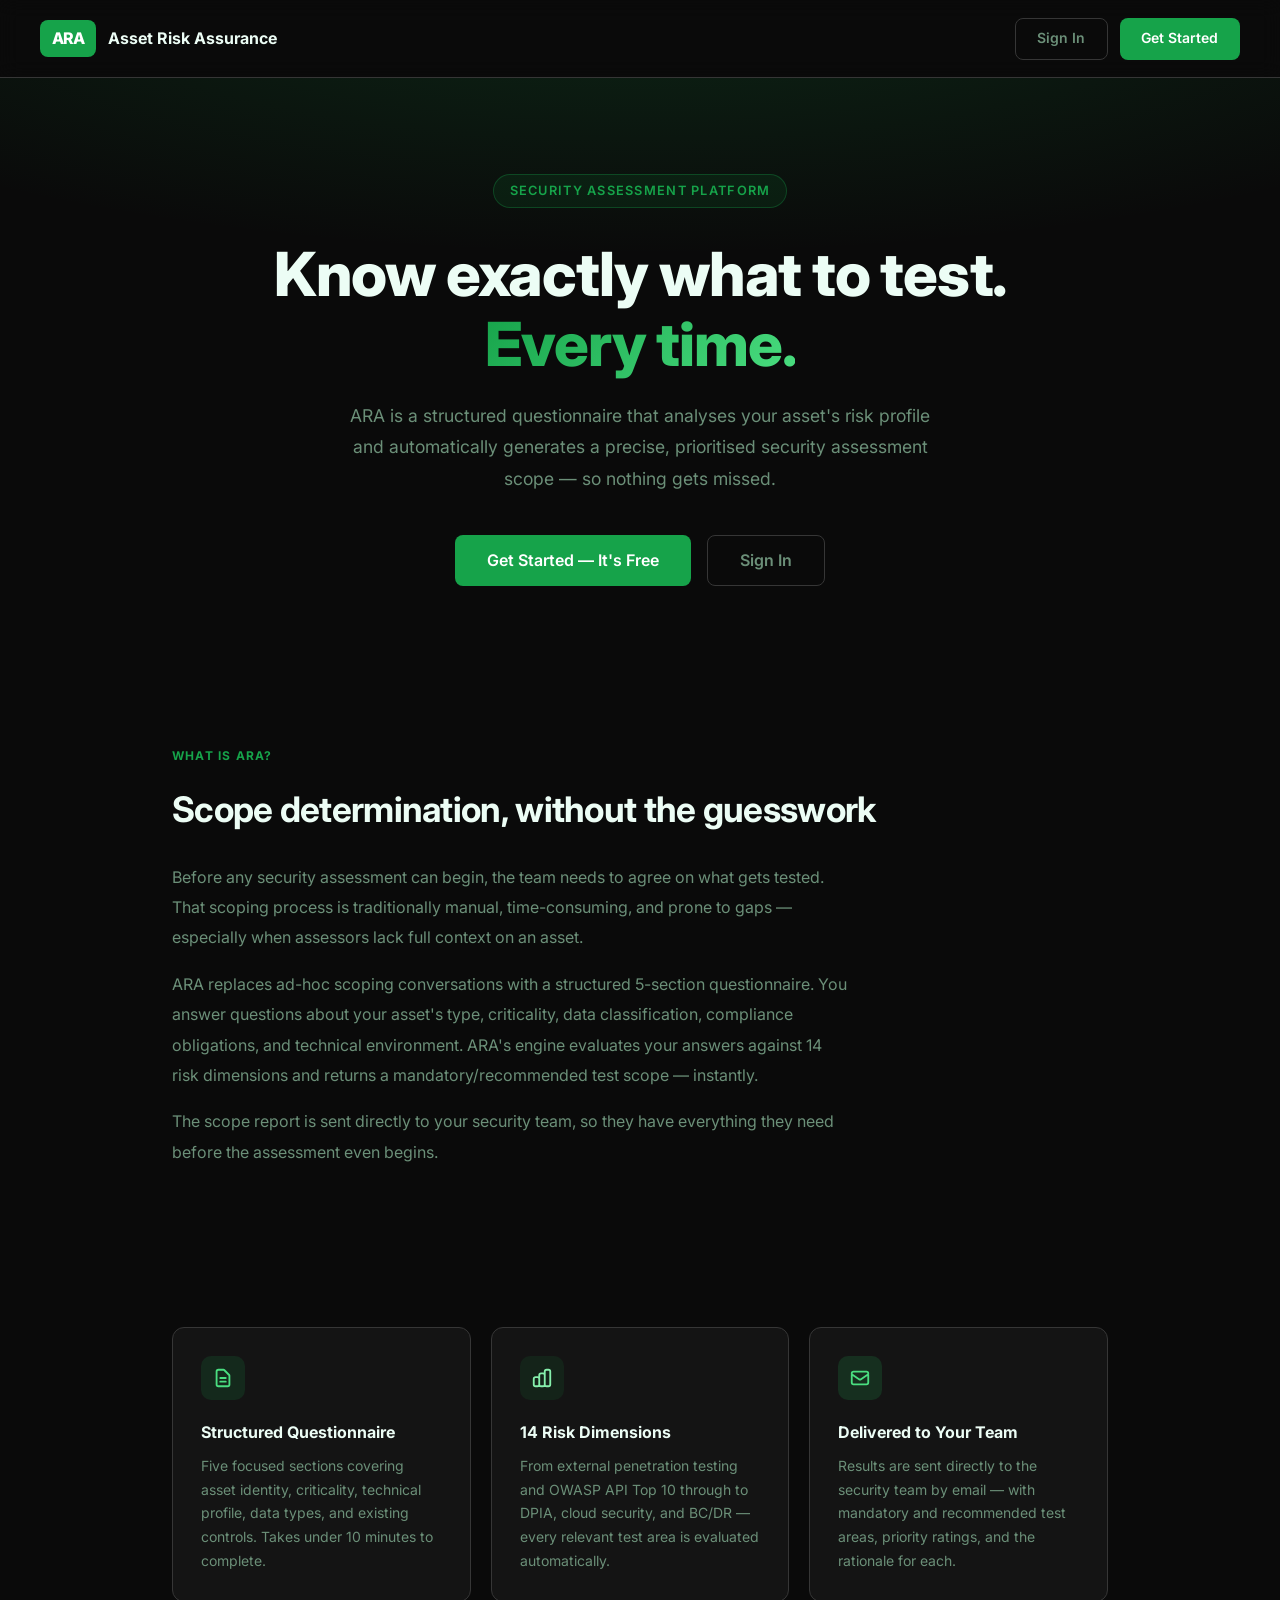
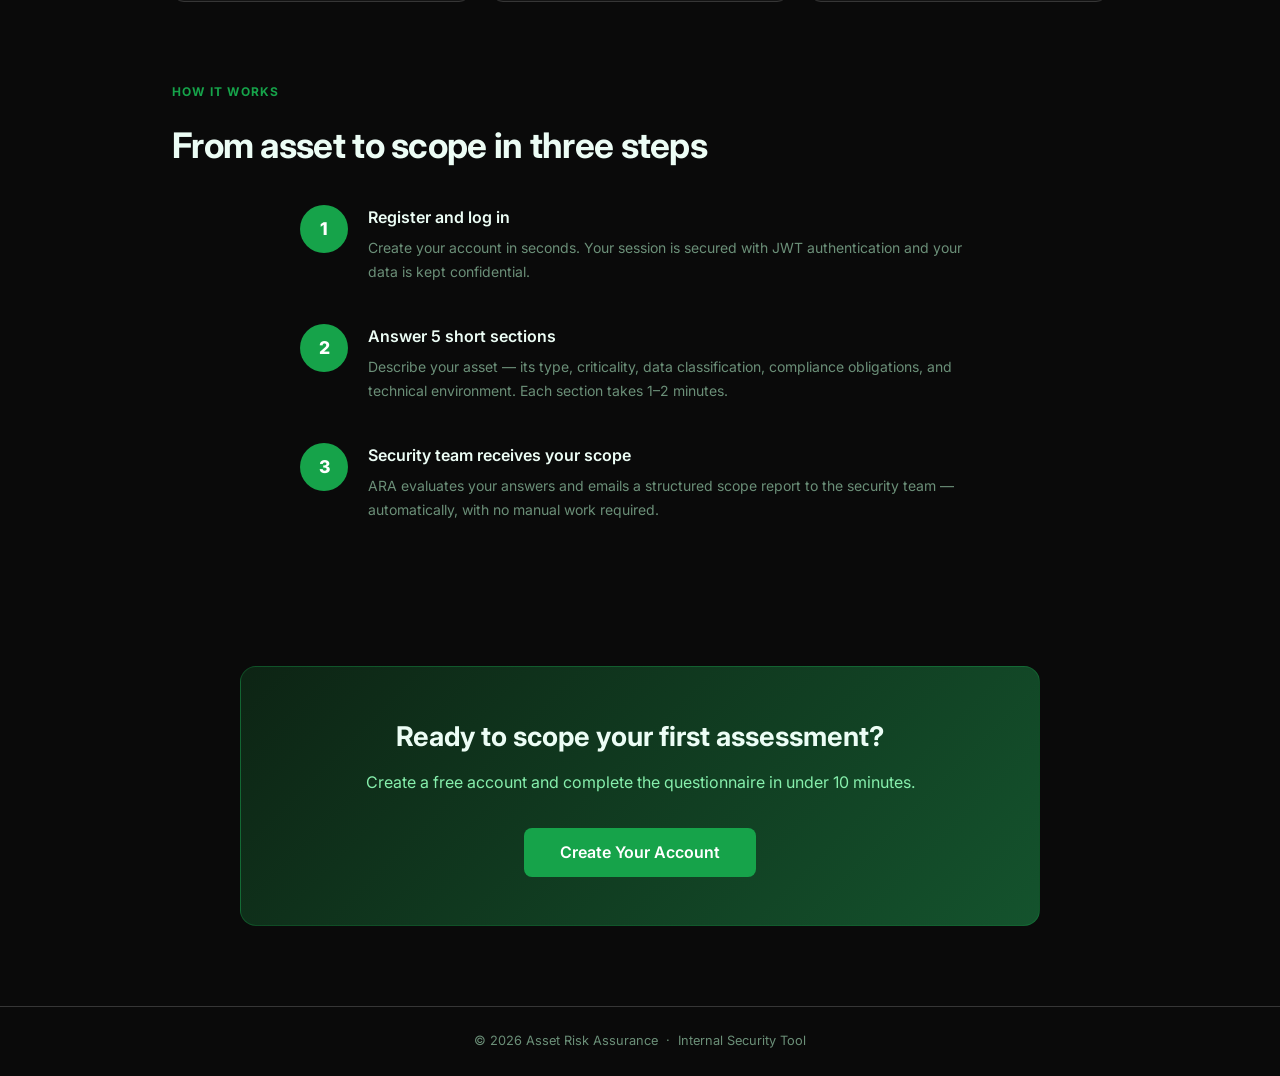
<file: frontend/index.html>
<!DOCTYPE html>
<html lang="en">
<head>
  <meta charset="UTF-8">
  <meta name="viewport" content="width=device-width, initial-scale=1.0">
  <meta name="theme-color" content="#16a34a">
  <meta name="description" content="Asset Risk Assurance — scope determination for security assessments">
  <title>ARA — Asset Risk Assurance</title>
  <link rel="manifest" href="/manifest.json">
  <link rel="icon" type="image/svg+xml" href="/icons/icon-192.svg">
  <link rel="preconnect" href="https://fonts.googleapis.com">
  <link rel="preconnect" href="https://fonts.gstatic.com" crossorigin>
  <link href="https://fonts.googleapis.com/css2?family=Inter:wght@400;500;600;700;800&display=swap" rel="stylesheet">
  <style>
    *,*::before,*::after{box-sizing:border-box;margin:0;padding:0}
    :root{--bg:#0a0a0a;--surface:#141414;--border:#363636;--text:#ecfdf5;--muted:#6b8f78;--primary:#16a34a;--primary-h:#15803d;--radius:12px}
    html{font-size:16px;scroll-behavior:smooth}
    body{font-family:'Inter',system-ui,sans-serif;background:var(--bg);color:var(--text);line-height:1.6;min-height:100vh}

    /* ── Nav ── */
    .nav{display:flex;align-items:center;justify-content:space-between;padding:1.1rem 2.5rem;border-bottom:1px solid var(--border);background:rgba(10,10,10,.9);backdrop-filter:blur(10px);position:sticky;top:0;z-index:50}
    .nav-logo{display:flex;align-items:center;gap:.75rem;text-decoration:none}
    .logo-chip{background:var(--primary);color:#fff;font-weight:800;font-size:1rem;padding:.35rem .75rem;border-radius:8px;letter-spacing:-1px}
    .nav-brand{font-weight:700;font-size:1rem;color:var(--text)}
    .nav-actions{display:flex;gap:.75rem}
    .btn{display:inline-flex;align-items:center;padding:.55rem 1.35rem;border-radius:8px;font-size:.875rem;font-weight:600;cursor:pointer;border:none;text-decoration:none;transition:.2s ease}
    .btn-ghost{background:transparent;border:1px solid var(--border);color:var(--muted)}
    .btn-ghost:hover{border-color:var(--primary);color:var(--text)}
    .btn-primary{background:var(--primary);color:#fff}
    .btn-primary:hover{background:var(--primary-h);transform:translateY(-1px)}

    /* ── Hero ── */
    .hero{display:flex;flex-direction:column;align-items:center;text-align:center;padding:6rem 1.5rem 5rem;position:relative;overflow:hidden}
    .hero::before{content:'';position:absolute;inset:0;background:radial-gradient(ellipse 80% 50% at 50% -20%,rgba(22,163,74,.2),transparent);pointer-events:none}
    .hero-label{font-size:.8rem;font-weight:600;letter-spacing:.1em;text-transform:uppercase;color:var(--primary);background:rgba(22,163,74,.1);border:1px solid rgba(22,163,74,.3);padding:.35rem 1rem;border-radius:99px;margin-bottom:2rem}
    .hero h1{font-size:clamp(2.2rem,5vw,3.8rem);font-weight:800;line-height:1.15;max-width:780px;letter-spacing:-.02em;margin-bottom:1.25rem}
    .hero h1 span{background:linear-gradient(135deg,#16a34a,#4ade80);-webkit-background-clip:text;-webkit-text-fill-color:transparent;background-clip:text}
    .hero p{font-size:1.1rem;color:var(--muted);max-width:580px;margin-bottom:2.5rem;line-height:1.8}
    .hero-actions{display:flex;gap:1rem;flex-wrap:wrap;justify-content:center}

    /* ── What is ARA ── */
    .section{padding:5rem 2rem;max-width:1000px;margin:0 auto}
    .section-label{font-size:.75rem;font-weight:700;letter-spacing:.1em;text-transform:uppercase;color:var(--primary);margin-bottom:1rem}
    .section h2{font-size:clamp(1.6rem,3vw,2.2rem);font-weight:700;margin-bottom:1.5rem;letter-spacing:-.02em}
    .section p{color:var(--muted);font-size:1rem;line-height:1.9;max-width:680px;margin-bottom:1rem}

    /* ── Cards ── */
    .cards{display:grid;grid-template-columns:repeat(auto-fit,minmax(260px,1fr));gap:1.25rem;padding:4rem 2rem;max-width:1000px;margin:0 auto}
    .card{background:var(--surface);border:1px solid var(--border);border-radius:var(--radius);padding:1.75rem;transition:.2s ease}
    .card:hover{border-color:var(--primary);transform:translateY(-3px)}
    .card-icon{width:44px;height:44px;border-radius:10px;display:grid;place-items:center;font-size:1.3rem;margin-bottom:1.25rem}
    .card h3{font-size:1rem;font-weight:700;margin-bottom:.5rem}
    .card p{font-size:.875rem;color:var(--muted);line-height:1.7}

    /* ── How it works ── */
    .steps{display:flex;flex-direction:column;gap:1.5rem;max-width:680px;margin:0 auto}
    .step{display:grid;grid-template-columns:48px 1fr;gap:1.25rem;align-items:start}
    .step-num{width:48px;height:48px;border-radius:50%;background:var(--primary);color:#fff;font-weight:800;font-size:1.1rem;display:grid;place-items:center;flex-shrink:0}
    .step h3{font-size:1rem;font-weight:600;margin-bottom:.35rem}
    .step p{font-size:.875rem;color:var(--muted);line-height:1.7}

    /* ── CTA banner ── */
    .cta-banner{margin:3rem 2rem 5rem;background:linear-gradient(135deg,#0d2414,#14532d);border:1px solid rgba(22,163,74,.3);border-radius:16px;padding:3rem 2rem;text-align:center;max-width:800px;margin-left:auto;margin-right:auto}
    .cta-banner h2{font-size:1.7rem;font-weight:700;margin-bottom:.75rem}
    .cta-banner p{color:#86efac;font-size:1rem;margin-bottom:2rem}

    /* ── Footer ── */
    footer{border-top:1px solid var(--border);padding:1.5rem 2rem;text-align:center;font-size:.8rem;color:var(--muted)}

    @media(max-width:640px){.nav{padding:.875rem 1.25rem}.hero{padding:4rem 1rem 3.5rem}.hero-actions{flex-direction:column;align-items:stretch}.btn{text-align:center;justify-content:center}}
  </style>
</head>
<body>

  <nav class="nav">
    <a href="/" class="nav-logo">
      <div class="logo-chip">ARA</div>
      <span class="nav-brand">Asset Risk Assurance</span>
    </a>
    <div class="nav-actions">
      <a href="/pages/login.html" class="btn btn-ghost">Sign In</a>
      <a href="/pages/register.html" class="btn btn-primary">Get Started</a>
    </div>
  </nav>

  <section class="hero">
    <div class="hero-label">Security Assessment Platform</div>
    <h1>Know exactly what to test.<br><span>Every time.</span></h1>
    <p>ARA is a structured questionnaire that analyses your asset's risk profile and automatically generates a precise, prioritised security assessment scope — so nothing gets missed.</p>
    <div class="hero-actions">
      <a href="/pages/register.html" class="btn btn-primary" style="font-size:1rem;padding:.75rem 2rem">Get Started — It's Free</a>
      <a href="/pages/login.html" class="btn btn-ghost" style="font-size:1rem;padding:.75rem 2rem">Sign In</a>
    </div>
  </section>

  <div class="section">
    <div class="section-label">What is ARA?</div>
    <h2>Scope determination, without the guesswork</h2>
    <p>Before any security assessment can begin, the team needs to agree on what gets tested. That scoping process is traditionally manual, time-consuming, and prone to gaps — especially when assessors lack full context on an asset.</p>
    <p>ARA replaces ad-hoc scoping conversations with a structured 5-section questionnaire. You answer questions about your asset's type, criticality, data classification, compliance obligations, and technical environment. ARA's engine evaluates your answers against 14 risk dimensions and returns a mandatory/recommended test scope — instantly.</p>
    <p>The scope report is sent directly to your security team, so they have everything they need before the assessment even begins.</p>
  </div>

  <div class="cards">
    <div class="card">
      <div class="card-icon" style="background:rgba(22,163,74,.15);color:#4ade80">
        <svg width="22" height="22" fill="none" viewBox="0 0 24 24" stroke="currentColor" stroke-width="2"><path stroke-linecap="round" stroke-linejoin="round" d="M9 12h6m-6 4h6m2 5H7a2 2 0 01-2-2V5a2 2 0 012-2h5.586a1 1 0 01.707.293l5.414 5.414a1 1 0 01.293.707V19a2 2 0 01-2 2z"/></svg>
      </div>
      <h3>Structured Questionnaire</h3>
      <p>Five focused sections covering asset identity, criticality, technical profile, data types, and existing controls. Takes under 10 minutes to complete.</p>
    </div>
    <div class="card">
      <div class="card-icon" style="background:rgba(22,163,74,.1);color:#86efac">
        <svg width="22" height="22" fill="none" viewBox="0 0 24 24" stroke="currentColor" stroke-width="2"><path stroke-linecap="round" stroke-linejoin="round" d="M9 19v-6a2 2 0 00-2-2H5a2 2 0 00-2 2v6a2 2 0 002 2h2a2 2 0 002-2zm0 0V9a2 2 0 012-2h2a2 2 0 012 2v10m-6 0a2 2 0 002 2h2a2 2 0 002-2m0 0V5a2 2 0 012-2h2a2 2 0 012 2v14a2 2 0 01-2 2h-2a2 2 0 01-2-2z"/></svg>
      </div>
      <h3>14 Risk Dimensions</h3>
      <p>From external penetration testing and OWASP API Top 10 through to DPIA, cloud security, and BC/DR — every relevant test area is evaluated automatically.</p>
    </div>
    <div class="card">
      <div class="card-icon" style="background:rgba(34,197,94,.15);color:#4ade80">
        <svg width="22" height="22" fill="none" viewBox="0 0 24 24" stroke="currentColor" stroke-width="2"><path stroke-linecap="round" stroke-linejoin="round" d="M3 8l7.89 5.26a2 2 0 002.22 0L21 8M5 19h14a2 2 0 002-2V7a2 2 0 00-2-2H5a2 2 0 00-2 2v10a2 2 0 002 2z"/></svg>
      </div>
      <h3>Delivered to Your Team</h3>
      <p>Results are sent directly to the security team by email — with mandatory and recommended test areas, priority ratings, and the rationale for each.</p>
    </div>
  </div>

  <div class="section" style="padding-top:1rem">
    <div class="section-label">How it works</div>
    <h2>From asset to scope in three steps</h2>
    <div class="steps" style="margin-top:2rem">
      <div class="step">
        <div class="step-num">1</div>
        <div>
          <h3>Register and log in</h3>
          <p>Create your account in seconds. Your session is secured with JWT authentication and your data is kept confidential.</p>
        </div>
      </div>
      <div class="step">
        <div class="step-num">2</div>
        <div>
          <h3>Answer 5 short sections</h3>
          <p>Describe your asset — its type, criticality, data classification, compliance obligations, and technical environment. Each section takes 1–2 minutes.</p>
        </div>
      </div>
      <div class="step">
        <div class="step-num">3</div>
        <div>
          <h3>Security team receives your scope</h3>
          <p>ARA evaluates your answers and emails a structured scope report to the security team — automatically, with no manual work required.</p>
        </div>
      </div>
    </div>
  </div>

  <div class="cta-banner">
    <h2>Ready to scope your first assessment?</h2>
    <p>Create a free account and complete the questionnaire in under 10 minutes.</p>
    <a href="/pages/register.html" class="btn btn-primary" style="font-size:1rem;padding:.75rem 2.25rem">Create Your Account</a>
  </div>

  <footer>
    &copy; 2026 Asset Risk Assurance &nbsp;&middot;&nbsp; Internal Security Tool
  </footer>

</body>
</html>
</file>
